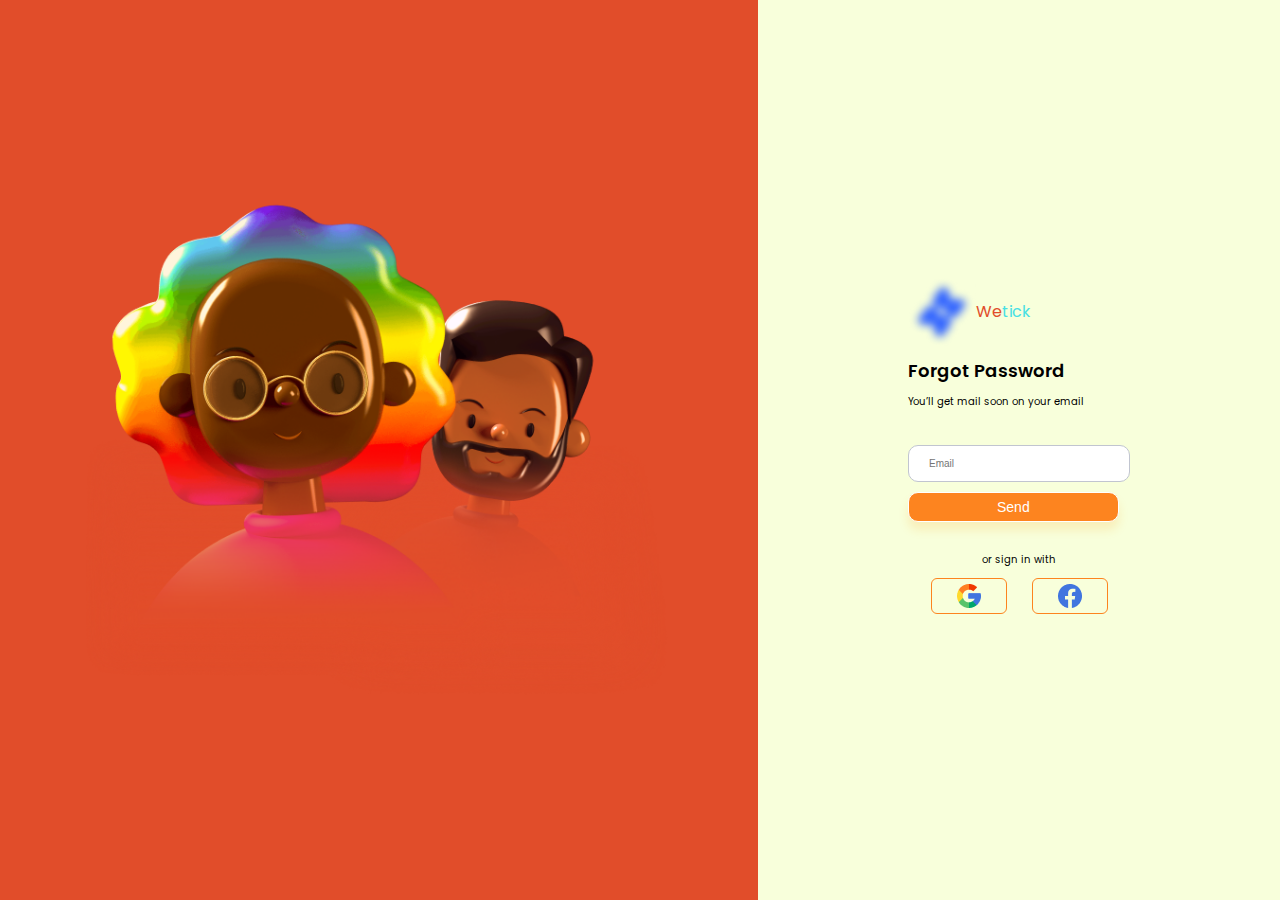
<file: login-forgot.html>
<!DOCTYPE html>
<html lang="en">
<head>
    <meta charset="UTF-8">
    <meta http-equiv="X-UA-Compatible" content="IE=edge">
    <meta name="viewport" content="width=device-width, initial-scale=1.0">

    <link rel="stylesheet" href="/css/style.css" type="text/css">

    <link rel="preconnect" href="https://fonts.googleapis.com">
    <link rel="preconnect" href="https://fonts.gstatic.com" crossorigin>
    <link href="https://fonts.googleapis.com/css2?family=Inter:wght@700&family=Poppins&family=Rancho&display=swap" rel="stylesheet">

    <title>Page[Sign In]</title>
</head>
<body>
    <div class="container">
        <div class="section1">
            <div class="set-picture">
                <div>
                   <img class="picture" src="/assets/picture.png" alt="picture"> 
                </div>
            </div>
        </div>
        <div class="section2">
            <div class="logo-content">
                <img src="/assets/logo-wetick.png" alt="Logo Wetick">
                <p class="logo-wetick">We<span>tick</span></p>
            </div>
            <div class="sign-in">
                Forgot Password
            </div>
            <div class="text-hi">
                You’ll get mail soon on your email
            </div>
            <div>
                <form class="form-input">
                    <div>
                        <input type="email" placeholder="Email">
                    </div>
                    <div>
                        <button class="btn-signin" type="submit">Send</button>
                    </div>
                </form>
            </div>
            <div>
                <div class="or-sign">
                    or sign in with
                </div>
                <div class="choose">
                    <div class="bdr-google">
                        <img src="/assets/google.png" alt="Logo Google">
                    </div>
                    <div class="bdr-fb">
                        <img src="/assets/facebook.png" alt="Logo Facebook">
                    </div>
                </div>
            </div>
        </div>
    </div>
</body>
</html>
</file>
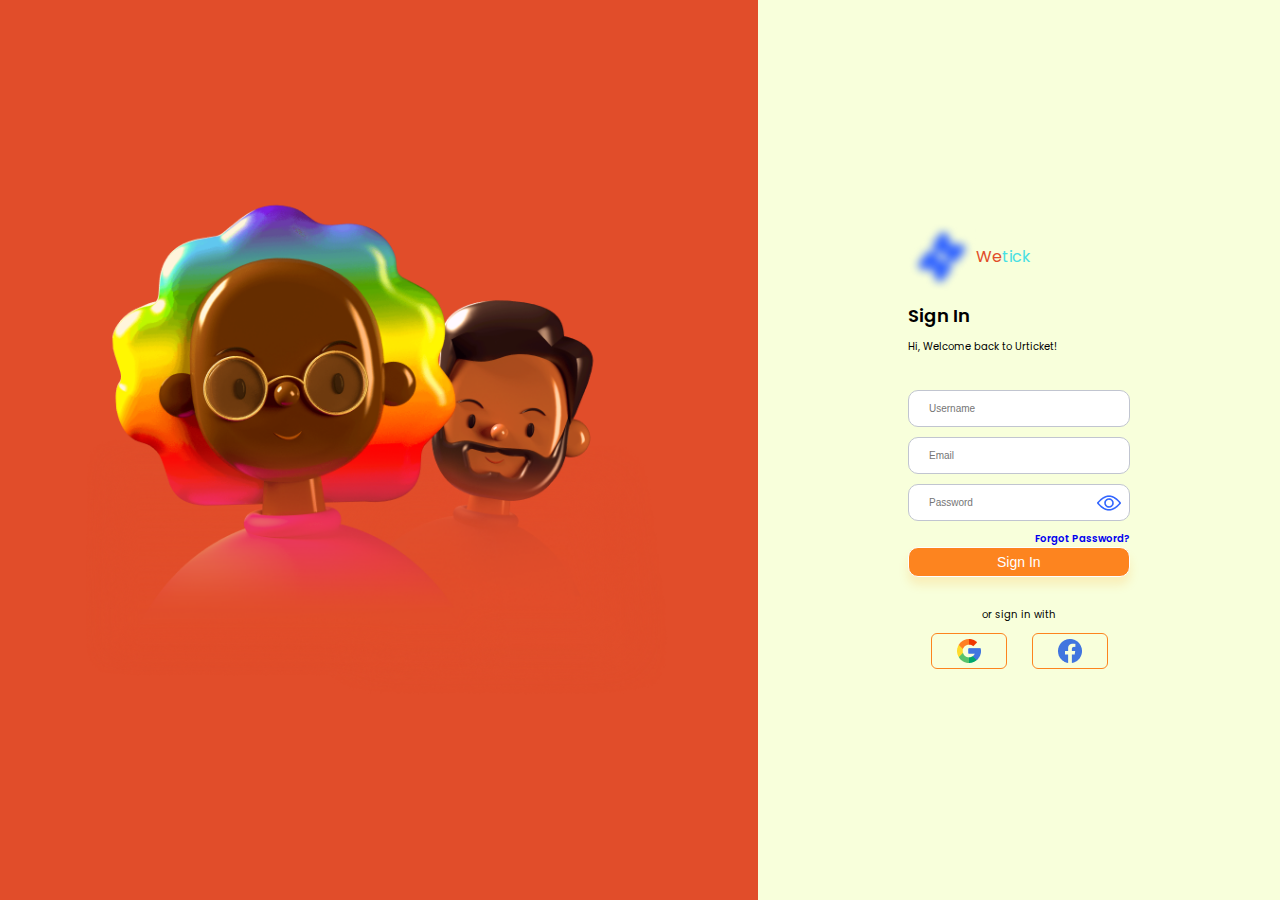
<file: login-in.html>
<!DOCTYPE html>
<html lang="en">
<head>
    <meta charset="UTF-8">
    <meta http-equiv="X-UA-Compatible" content="IE=edge">
    <meta name="viewport" content="width=device-width, initial-scale=1.0">

    <link rel="stylesheet" href="/css/style.css" type="text/css">

    <link rel="preconnect" href="https://fonts.googleapis.com">
    <link rel="preconnect" href="https://fonts.gstatic.com" crossorigin>
    <link href="https://fonts.googleapis.com/css2?family=Inter:wght@700&family=Poppins&family=Rancho&display=swap" rel="stylesheet">

    <title>Page[Sign In]</title>
</head>
<body>
    <div class="container">
        <div class="section1">
            <div class="set-picture">
                <div>
                   <img class="picture" src="/assets/picture.png" alt="picture"> 
                </div>
            </div>
        </div>
        <div class="section2">
            <div class="logo-content">
                <img src="/assets/logo-wetick.png" alt="Logo Wetick">
                <p class="logo-wetick">We<span>tick</span></p>
            </div>
            <div class="sign-in">
                Sign In
            </div>
            <div class="text-hi">
                Hi, Welcome back to Urticket! 
            </div>
            <div>
                <form class="form-input">
                    <div>
                        <input type="text" placeholder="Username">
                    </div>
                    <div>
                        <input type="email" placeholder="Email">
                    </div>
                    <div class="click-show">
                        <input type="password" placeholder="Password" src="/assets/view 1.png">
                        <button class="btn-show">
                            <img src="/assets/eye.png" alt="Eye">
                        </button>
                    </div>
                    <div class="forgot">
                        <a href="/login-forgot.html">Forgot Password?</a>
                    </div>
                    <div>
                        <a href="/login-up.html">
                            <button class="btn-signin" type="submit">Sign In</button>
                        </a>
                    </div>
                </form>
            </div>
            <div>
                <div class="or-sign">
                    or sign in with
                </div>
                <div class="choose">
                    <div class="bdr-google">
                        <img src="/assets/google.png" alt="Logo Google">
                    </div>
                    <div class="bdr-fb">
                        <img src="/assets/facebook.png" alt="Logo Facebook">
                    </div>
                </div>
            </div>
        </div>
    </div>
</body>
</html>
</file>
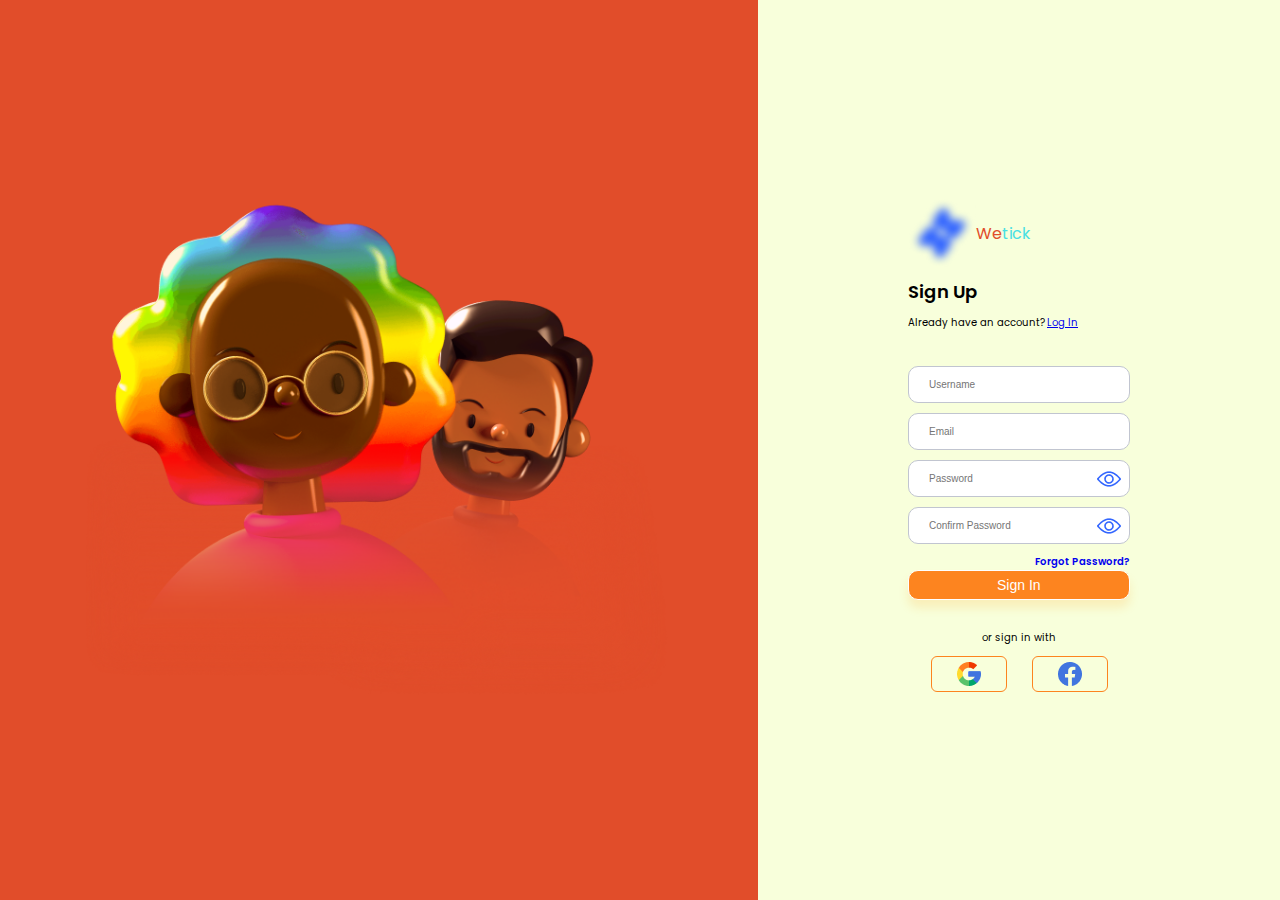
<file: login-up.html>
<!DOCTYPE html>
<html lang="en">
<head>
    <meta charset="UTF-8">
    <meta http-equiv="X-UA-Compatible" content="IE=edge">
    <meta name="viewport" content="width=device-width, initial-scale=1.0">

    <link rel="stylesheet" href="/css/style.css" type="text/css">

    <link rel="preconnect" href="https://fonts.googleapis.com">
    <link rel="preconnect" href="https://fonts.gstatic.com" crossorigin>
    <link href="https://fonts.googleapis.com/css2?family=Inter:wght@700&family=Poppins&family=Rancho&display=swap" rel="stylesheet">

    

    <title>Page[Sign Up]</title>
</head>
<body>
    <div class="container">
        <div class="section1">
            <div class="set-picture">
                <div>
                   <img class="picture" src="/assets/picture.png" alt="picture"> 
                </div>
            </div>
        </div>
        <div class="section2">
            <div class="logo-content">
                <img src="/assets/logo-wetick.png" alt="Logo Wetick">
                <p class="logo-wetick">We<span>tick</span></p>
            </div>
            <div class="sign-in">
                Sign Up
            </div>
            <div class="text-hi outline-none">
                Already have an account? <a href="/login-in.html">Log In</a> 
            </div>
            <div>
                <form class="form-input">
                    <div>
                        <input type="text" placeholder="Username">
                    </div>
                    <div>
                        <input type="email" placeholder="Email">
                    </div>
                    <div class="click-show">
                        <input type="password" placeholder="Password" src="/assets/view 1.png">
                        <button class="btn-show">
                            <img src="/assets/eye.png" alt="Eye">
                        </button>
                    </div>
                    <div class="click-show">
                        <input type="password" placeholder="Confirm Password" src="/assets/view 1.png">
                        <button class="btn-show">
                            <img src="/assets/eye.png" alt="Eye">
                        </button>
                    </div>
                    <div class="forgot">
                        <a href="/login-forgot.html">Forgot Password?</a>
                    </div>
                    <div>
                        <button class="btn-signin" type="submit">Sign In</button>
                    </div>
                </form>
            </div>
            <div>
                <div class="or-sign">
                    or sign in with
                </div>
                <div class="choose">
                    <div class="bdr-google">
                        <img src="/assets/google.png" alt="Logo Google">
                    </div>
                    <div class="bdr-fb">
                        <img src="/assets/facebook.png" alt="Logo Facebook">
                    </div>
                </div>
            </div>
        </div>
    </div>
</body>
</html>
</file>
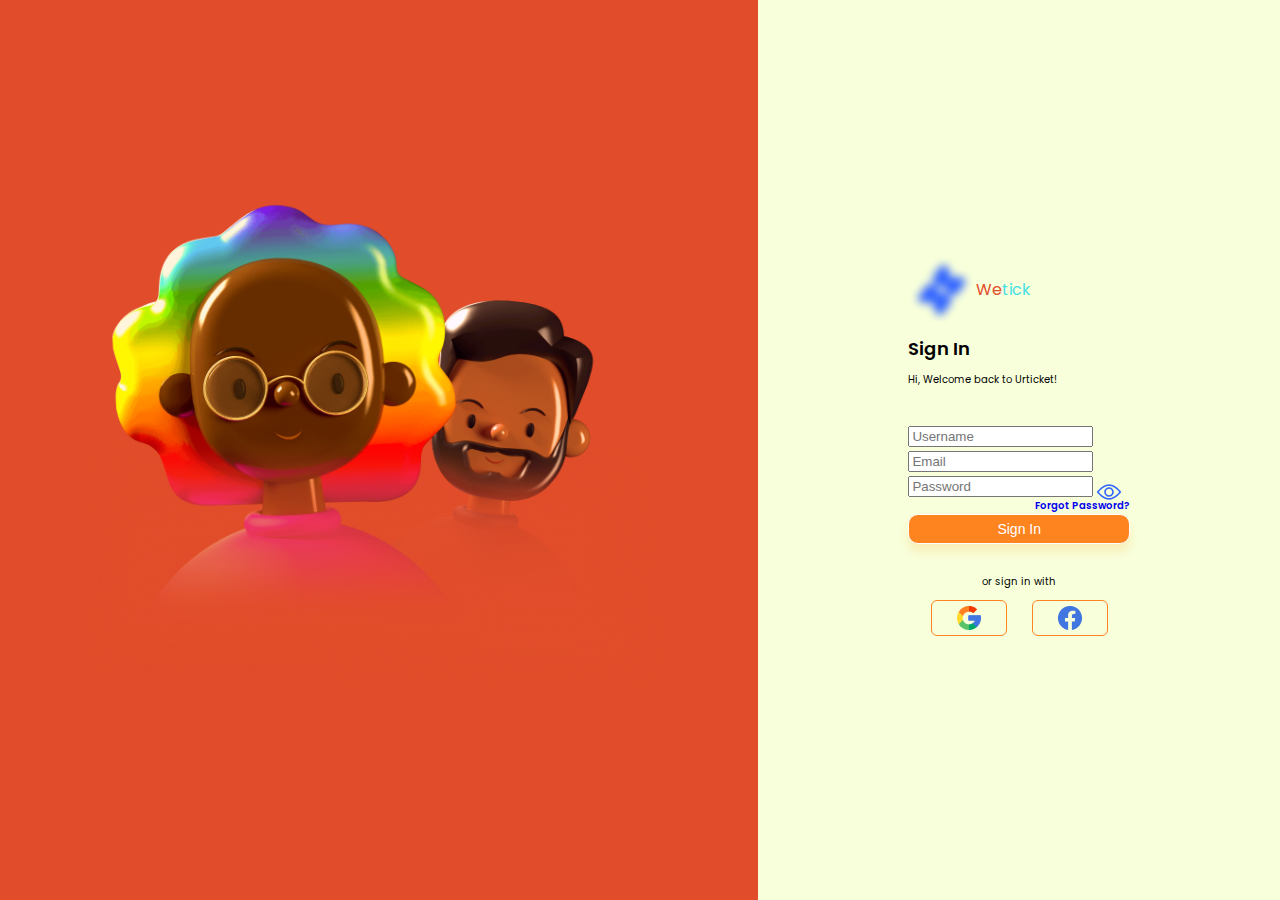
<file: login.html>
<!DOCTYPE html>
<html lang="en">
<head>
    <meta charset="UTF-8">
    <meta http-equiv="X-UA-Compatible" content="IE=edge">
    <meta name="viewport" content="width=device-width, initial-scale=1.0">

    <link rel="stylesheet" href="/css/style.css" type="text/css">

    <link rel="preconnect" href="https://fonts.googleapis.com">
    <link rel="preconnect" href="https://fonts.gstatic.com" crossorigin>
    <link href="https://fonts.googleapis.com/css2?family=Inter:wght@700&family=Poppins&family=Rancho&display=swap" rel="stylesheet">

    <title>Page[Sign In]</title>
</head>
<body>
    <div class="container">
        <div class="section1">
            <div class="set-picture">
                <div>
                   <img class="picture" src="/assets/picture.png" alt="picture"> 
                </div>
            </div>
        </div>
        <div class="section2">
            <div class="logo-content">
                <img src="/assets/logo-wetick.png" alt="Logo Wetick">
                <p class="logo-wetick">We<span>tick</span></p>
            </div>
            <div class="sign-in">
                Sign In
            </div>
            <div class="text-hi">
                Hi, Welcome back to Urticket! 
            </div>
            <div>
                <form>
                    <div>
                        <input type="text" placeholder="Username">
                    </div>
                    <div>
                        <input type="email" placeholder="Email">
                    </div>
                    <div class="click-show">
                        <input type="password" placeholder="Password" src="/assets/view 1.png">
                        <button class="btn-show">
                            <img src="/assets/eye.png" alt="Eye">
                        </button>
                    </div>
                    <div class="forgot">
                        <a href="/forgot-password.html">Forgot Password?</a>
                    </div>
                    <div>
                        <button class="btn-signin" type="submit">Sign In</button>
                    </div>
                </form>
            </div>
            <div>
                <div class="or-sign">
                    or sign in with
                </div>
                <div class="choose">
                    <div class="bdr-google">
                        <img src="/assets/google.png" alt="Logo Google">
                    </div>
                    <div class="bdr-fb">
                        <img src="/assets/facebook.png" alt="Logo Facebook">
                    </div>
                </div>
            </div>
        </div>
    </div>
</body>
</html>
</file>
<file: css/style.css>
body{
    margin: 0;
    font-family: Poppins;
}

/* page 1 sign in */

/* styling container */
.container{
    display: flex;
    height: 100vh;
}

/* styling section1 */
.section1{
    background-color: #E14D2A;
    position: relative;
    flex: 1;
}

.picture{
    width: 590px;
    height: auto;
}
.set-picture{
    display: flex;
    justify-content: center;
    align-items: center;
    height: 100%;
}

/* styling section 2 */
.section2{
    background-color: #F8FFDB;
    padding: 150px;
    display: flex;
    flex-direction: column;
    justify-content: center;
    gap: 10px;
}

.logo-content{
    display: flex;
    flex-direction: row;
    align-items: center;
}
.logo-wetick{
    color: #E14D2A;
}
.logo-wetick span{
    color: #48E0E4;
}
.sign-in{
    font-weight: 600;
    font-size: 18px;
}
.text-hi{
    font-weight: 400;
    font-size: 10px;
    margin-bottom: 25px;
}

/* styling form input */
.form-input input{
    height: 35px;
    width: 180px;
    border-radius: 10px;
    background: #FFFFFF;
    border: 1px solid #C1C5D0;
    padding: 0 20px;
    outline: none;
    font-size: 10px;
    margin-bottom: 10px;
}
.click-show{
    position: relative;
}
.click-show .btn-show{
    position: absolute;
    right: 3px;
    top: 6px;
    background: unset;
    border: unset;

    display: flex;
    justify-content: center;
    align-items: center;
}
.btn-signin{
    background-color: #FD841F;
    color: white;
    font-size: 14px;
    height: 30px;
    border-radius: 10px;
    border: 1px solid;
    outline: none;
    padding: 0 88px;
    

    box-shadow: 0px 8px 10px rgba(255, 167, 35, 0.178);
}

.forgot a{
    font-weight: 600;
    font-size: 10px;
    display: flex;
    justify-content: right;
    text-align: right;
    
    text-decoration: none;
}

/* styling footer choose */
.or-sign{
    font-weight: 400;
    font-size: 10px;
    text-align: center;
    margin-top: 20px;
}
.choose{
    display: flex;
    flex-direction: row;
    justify-content: center;
    align-items: center;
    padding: 10px;
    margin-left: 10px;
}
.bdr-google{
    box-sizing: border-box;
    border: 1px solid #FD841F;
    border-radius: 6px;
    padding: 5px 25px;

    display: flex;
    justify-content: center;
    align-items: center;
}
.bdr-fb{
    box-sizing: border-box;
    border: 1px solid #FD841F;
    border-radius: 6px;
    padding: 5px 25px;

    display: flex;
    justify-content: center;
    align-items: center;

    margin-left: 25px;
    margin-right: 10px;
}


/* page 2 home */

/* styling header */
.header{
    display: flex;
    justify-content: space-between;
    align-items: center;
    height: 90px;
    padding: 10px;
    margin: 0 55px;
}
.header .header-nav ul{
    display: flex;
    flex-direction: row;
    justify-content: center;
    align-items: center;
    gap: 25px;
}
.href{
    color:#FD841F;
    text-decoration: none;
}

.header .header-in{
    display: flex;
    flex-direction: row;
    justify-content: center;
    align-items: center;
    gap: 25px;
}
.header-in button{
    padding: 0 50px;
    text-align: center;
    background-color: #FD841F;
    color: white;
    font-size: 14px;
    height: 30px;
    border-radius: 10px;
    border: 1px solid;
    outline: none;

    box-shadow: 0px 8px 10px rgba(255, 160, 35, 0.178);
}

/* styling banner */
.banner{
    background-color: #E14D2A;
    position: relative;
    height: 750px;
}
.banner .set-picture-banner{
    position: absolute;
    display: flex;
    justify-content: right;
    align-items:center;
    height: 100%;
    width: 100%;
}

.banner .ellipse1{
    position: absolute;
    width: 49%;
    right: 0px;
    top: 0px;
}
.banner .ellipse2{
    position: absolute;
    width: 350px;
    height: auto;
    right: 500px;
}
.banner .ellipse3{
    position: absolute;
    left: 0;
    bottom: -10px;
}

.set-bdr-event{
    display: flex;
    flex-direction: column;
    justify-content: center;
    align-items: center;
}
.bdr-event{
    width: 150px;
    height: 30px;
    border: 1px solid;
    border-radius: 30px;
    border-style: none;
    background: #FFE15D;
    font-size: 12px;

    display: flex;
    flex-direction: row;
    justify-content: center;
    align-items: center;
}
.text-event{
    font-weight: 600px;
    font-size: 36px;
    margin-top: 25px;

    display: flex;
    justify-content: center;
    text-align: center;
}
.schedule-event{
    display: flex;
    justify-content: center;
    align-items: center;
    text-align: center;
    margin-top: 50px;
}
.selected-day{
    border: 2px  solid #FF8900;
    border-radius: 15px;
    padding: 10px;
}
.selected-day > .schedule{
    font-weight: 600px;
    font-size: 14px;
    color: #FF8900;
}
</file>
